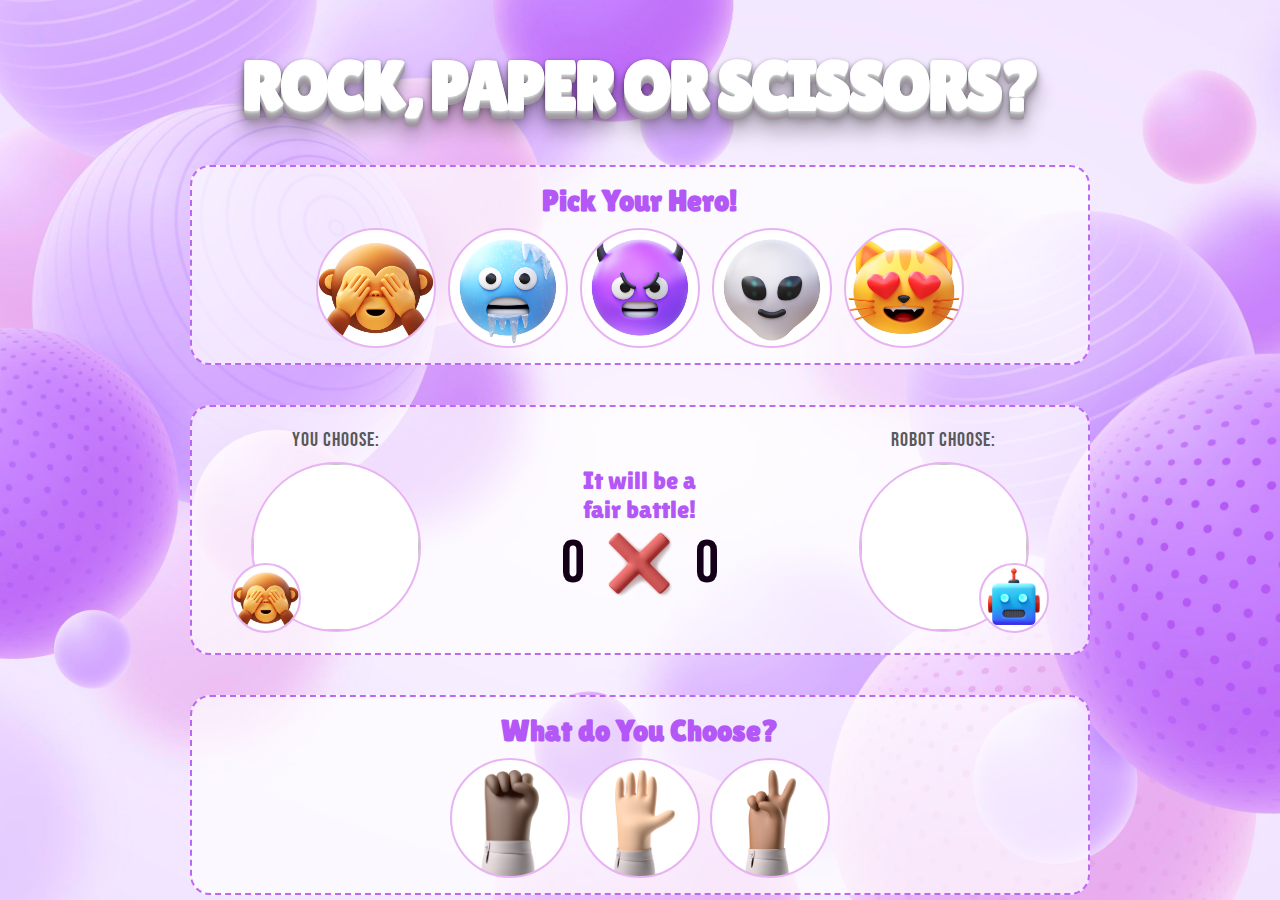
<file: 2-rock-paper-scissors/index.html>
<!DOCTYPE html>
<html lang="en">
  <head>
    <link rel="preconnect" href="https://fonts.googleapis.com" />
    <link rel="preconnect" href="https://fonts.gstatic.com" crossorigin />
    <meta http-equiv="X-UA-Compatible" content="IE=edge" />
    <meta name="viewport" content="width=device-width, initial-scale=1.0" />
    <title>Personal JavaScript Projects: Rock, Paper or Scissors?</title>
    <link rel="stylesheet" href="style.css" />
    <link
      href="https://fonts.googleapis.com/css2?family=Bebas+Neue&family=Lilita+One&display=swap"
      rel="stylesheet"
    />
    <link rel="icon" type="image/x-icon" href="./assets/favicon.ico" />
  </head>
  <body>
    <h1>Rock, Paper or Scissors?</h1>
    <div id="container">
      <div id="heroBattle">
        <div class="yourHero">
          <h2>Pick Your Hero!</h2>
          <div class="heroPictures">
            <button
              id="heroPicture1"
              class="heroPicture"
              onclick="changeProfile('profile-hero1')"
            ></button>
            <button
              id="heroPicture2"
              class="heroPicture"
              onclick="changeProfile('profile-hero2')"
            ></button>
            <button
              id="heroPicture3"
              class="heroPicture"
              onclick="changeProfile('profile-hero3')"
            ></button>
            <button
              id="heroPicture4"
              class="heroPicture"
              onclick="changeProfile('profile-hero4')"
            ></button>
            <button
              id="heroPicture5"
              class="heroPicture"
              onclick="changeProfile('profile-hero5')"
            ></button>
          </div>
        </div>
      </div>

      <div id="resultSection">
        <div class="yourResult">
          <h3>You Choose:</h3>
          <img
            id="heroProfile"
            class="heroChosen"
            src="assets/profile-hero1.png"
          />
          <img id="handChosen" class="handChosenByPlayer" />
        </div>
        <div id="finalResult">
          <h2 id="scoreAnnoucement">It will be a fair battle!</h2>
          <div class="scoreTable">
            <div id="playerResult">0</div>
            <img class="against" src="./assets/against.png" />
            <div id="robotResult">0</div>
          </div>
        </div>
        <div class="computerResult">
          <h3>Robot Choose:</h3>
          <div id="computerProfile" class="computerPicture"></div>
          <img id="randomHandByRobot" class="randomHand" />
        </div>
      </div>
      
      <div id="gameContainer">
        <h2>What do You Choose?</h2>
        <div class="RPSHands">
          <button
            id="rock"
            value="rock"
            class="RPS"
            onclick="onClickRPS()"
          ></button>
          <button
            id="paper"
            value="paper"
            class="RPS"
            onclick="onClickRPS()"
          ></button>
          <button
            id="scissors"
            value="scissors"
            class="RPS"
            onclick="onClickRPS()"
          ></button>
        </div>
      </div>
    </div>

    <script src="script.js"></script>
  </body>
</html>
</file>
<file: 2-rock-paper-scissors/style.css>
* {
  font-size: 62.5%;
  margin: 0;
  box-sizing: border-box;
}

body {
  width: 100vw;
  height: 100vh;
  background: url(./assets/background.jpg);
  background-size: cover;
  text-align: center;
  display: flex;
  flex-direction: column;
  align-items: center;
  justify-content: center;
}
h1 {
  font-size: 7rem;
  font-family: "Lilita One", cursive;
  color: #fff;
  text-transform: uppercase;
  letter-spacing: -3px;
  text-shadow: 0 1px 0 hsl(174, 5%, 80%), 0 2px 0 hsl(174, 5%, 75%),
    0 3px 0 hsl(291, 5%, 70%), 0 4px 0 hsl(293, 5%, 66%),
    0 5px 0 hsl(300, 5%, 64%), 0 6px 0 hsl(288, 5%, 62%),
    0 7px 0 hsl(288, 5%, 61%), 0 8px 0 hsl(288, 5%, 60%),
    0 0 5px rgba(0, 0, 0, 0.05), 0 1px 3px rgba(0, 0, 0, 0.2),
    0 3px 5px rgba(0, 0, 0, 0.2), 0 5px 10px rgba(0, 0, 0, 0.2),
    0 10px 10px rgba(0, 0, 0, 0.2), 0 20px 20px rgba(0, 0, 0, 0.3);
  margin-top: 4rem;
}

h2 {
  font-size: 3rem;
  font-family: "Lilita One", cursive;
  color: #b358f6;
  margin-bottom: 1rem;
}

h3 {
  font-size: 2rem;
  font-family: "Bebas Neue", sans-serif;
  color: #595959;
  font-weight: normal;
  margin-bottom: 1rem;
  letter-spacing: 0.1rem;
}

#heroBattle {
  width: 90rem;
  height: 20rem;
  background: rgba(255, 255, 255, 0.7);
  margin-top: 4rem;
  border: 0.2rem dashed #bb69f3;
  border-radius: 2rem;
  display: flex;
  justify-content: space-around;
  align-items: center;
}

.heroPictures {
  display: flex;
  gap: 1.2rem;
  justify-content: center;
  align-items: center;
}

.heroPicture {
  width: 12rem;
  height: 12rem;
  border: 0.2rem solid #e7b3f2;
  border-radius: 20rem;
  cursor: pointer;
}

button:focus {
  border: 0.2rem solid #140118;
}

.rock:hover,
.paper:hover,
.scissors:hover,
.heroPicture:hover {
  border: 0.2rem solid #c786d4;
}

#heroPicture1 {
  background: url(./assets/profile-hero1.png);
  background-size: contain;
  background-color: #fff;
}

#heroPicture2 {
  background: url(./assets/profile-hero2.png);
  background-size: contain;
  background-color: #fff;
}

#heroPicture3 {
  background: url(./assets/profile-hero3.png);
  background-size: contain;
  background-color: #fff;
}

#heroPicture4 {
  background: url(./assets/profile-hero4.png);
  background-size: contain;
  background-color: #fff;
}

#heroPicture5 {
  background: url(./assets/profile-hero5.png);
  background-size: contain;
  background-color: #fff;
}

#resultSection {
  width: 90rem;
  height: 25rem;
  background: rgba(255, 255, 255, 0.7);
  margin-top: 4rem;
  border: 0.2rem dashed #bb69f3;
  border-radius: 2rem;
  display: flex;
  justify-content: space-around;
  align-items: center;
}

#scoreAnnoucement {
  width: 14rem;
  font-size: 2.5rem;
  font-weight: normal;
  color: #b358f6;
}

.computerResult,
.yourResult {
  position: relative;
}

.heroChosen,
.computerPicture {
  width: 7rem;
  height: 7rem;
  border: 0.2rem solid #e7b3f2;
  border-radius: 20rem;
  cursor: pointer;
}

.computerPicture {
  background: url(./assets/profile-computer.png);
  background-size: contain;
  background-color: #fff;
  position: absolute;
  z-index: 1;
  bottom: 0;
  right: -2rem;
}

.heroChosen {
  background-color: #fff;
  position: absolute;
  z-index: 1;
  bottom: 0;
  left: -2rem;
}

#randomHandByRobot,
#handChosen {
  width: 17rem;
  height: 17rem;
  border: 0.2rem solid #e7b3f2;
  border-radius: 20rem;
  cursor: pointer;
  background-color: #fff;
  object-fit: contain;
  object-position: 6rem 2rem;
}

#randomHandByRobot {
  object-position: 4rem 2rem;
}

#finalResult {
  display: flex;
  justify-content: center;
  align-items: center;
  flex-direction: column;
}
.scoreTable {
  width: 20rem;
  height: 6rem;
  display: flex;
  justify-content: center;
  align-items: center;
  gap: 2rem;
}

#playerResult,
#robotResult {
  font-size: 6rem;
  font-family: "Bebas Neue", sans-serif;
  font-weight: normal;
  color: #140118;
}

.enemy {
  width: 13rem;
  height: 13rem;
  margin-top: 3rem;
}
.against {
  width: 7rem;
  height: 7rem;
}

#gameContainer {
  width: 90rem;
  height: 20rem;
  background: rgba(255, 255, 255, 0.7);
  margin-top: 4rem;
  border: 0.2rem dashed #bb69f3;
  border-radius: 2rem;
  display: flex;
  justify-content: center;
  align-items: center;
  flex-direction: column;
}

.RPSHands {
  display: flex;
  gap: 1rem;
}

#rock,
#paper,
#scissors {
  width: 12rem;
  height: 12rem;
  border: 0.2rem solid #e7b3f2;
  border-radius: 20rem;
  cursor: pointer;
  background-color: #fff;
}

#rock {
  background: url(./assets/rock.png);
  background-color: #fff;
  background-size: contain;
  background-repeat: no-repeat;
  background-position: center;
  background-position-y: 1rem;
}

#paper {
  background: url(./assets/paper.png);
  background-color: #fff;
  background-size: contain;
  background-repeat: no-repeat;
  background-position: center;
  background-position-y: 1rem;
  background-position-x: 3.2rem;
}

#scissors {
  background: url(./assets/scissors.png);
  background-color: #fff;
  background-size: contain;
  background-repeat: no-repeat;
  background-position: center;
  background-position-y: 1rem;
}

@media (max-width: 945px) {
  * {
    font-size: 50%;
  }
}

@media (max-width: 750px) {
  * {
    font-size: 40%;
  }
}

@media (max-width: 600px) {
  * {
    font-size: 45%;
  }
  h1 {
    font-size: 6rem;
  }
  #heroBattle {
    width: 70rem;
  }
  #resultSection {
    width: 70rem;
  }
  #gameContainer {
    width: 70rem;
  }
  .computerPicture {
    right: -1rem;
  }
  .heroChosen {
    left: -1rem;
  }
}

@media (max-width: 540px) {
  * {
    font-size: 40%;
  }
  h1 {
    width: 63rem;
    font-size: 10rem;
  }
  h2 {
    font-size: 4rem;
  }
  h3 {
    font-size: 3rem;
  }
  #heroBattle {
    height: 25rem;
  }
  #resultSection {
    height: 30rem;
  }
  #gameContainer {
    height: 25rem;
  }
}

@media (max-width: 470px) {
  * {
    font-size: 35%;
  }
}

@media (max-width: 420px) {
  * {
    font-size: 30%;
  }
}

@media (max-width: 354px) {
  * {
    font-size: 26%;
  }
}
</file>
